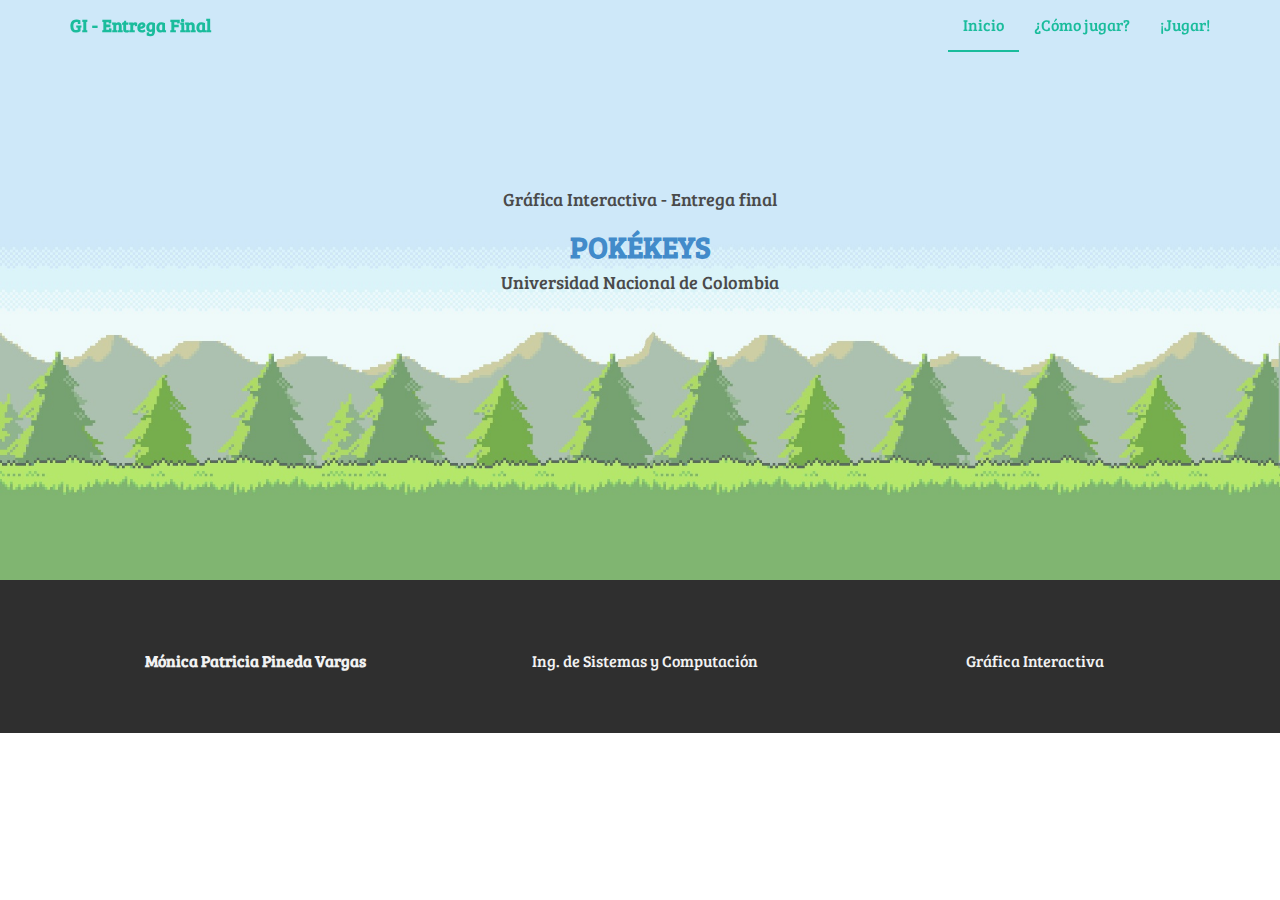
<file: index.html>
<!-- 
  PRESENTADO POR: Monica Patricia Pineda Vargas

  Se utiliza una plantilla de Boostrap para la realizacion del ejercicio
 -->

<!DOCTYPE html>
<html lang="en">
  <head>
    <meta charset="utf-8">
    <meta http-equiv="X-UA-Compatible" content="IE=edge">
    <meta name="viewport" content="width=device-width, initial-scale=1">
    <meta name="description" content="">
    <meta name="author" content="">
    <link rel="shortcut icon" href="assets/ico/favicon.ico">

    <title>GI - Entrega Final</title>

    <!-- Bootstrap core CSS -->
    <link href="assets/css/bootstrap.css" rel="stylesheet">

    <!-- Custom styles for this template -->
    <link href="assets/css/style.css" rel="stylesheet">
    <link href="assets/css/font-awesome.min.css" rel="stylesheet">

    <!-- Just for debugging purposes. Don't actually copy this line! -->
    <!--[if lt IE 9]><script src="../../assets/js/ie8-responsive-file-warning.js"></script><![endif]-->

    <!-- HTML5 shim and Respond.js IE8 support of HTML5 elements and media queries -->
    <!--[if lt IE 9]>
      <script src="https://oss.maxcdn.com/libs/html5shiv/3.7.0/html5shiv.js"></script>
      <script src="https://oss.maxcdn.com/libs/respond.js/1.4.2/respond.min.js"></script>
    <![endif]-->
  </head>

  <body>

    <!-- Static navbar -->
    <div class="navbar navbar-default navbar-fixed-top" role="navigation">
      <div class="container">
        <div class="navbar-header">
          <button type="button" class="navbar-toggle" data-toggle="collapse" data-target=".navbar-collapse">
            <span class="sr-only">Toggle navigation</span>
            <span class="icon-bar"></span>
            <span class="icon-bar"></span>
            <span class="icon-bar"></span>
          </button>
          <a class="navbar-brand" href="index.html">GI - Entrega Final</a>
        </div>
        <div class="navbar-collapse collapse">
          <ul class="nav navbar-nav navbar-right">
            <li class="active"><a href="index.html">Inicio</a></li>
            <li><a href="about.html">¿Cómo jugar?</a></li>
            <li><a href="play.html">¡Jugar!</a></li>
          </ul>
        </div><!--/.nav-collapse -->
      </div>
    </div>


    <div id="workwrap">
        <div class="container">
        <div class="row">
          <div class="col-lg-6 col-lg-offset-3">
            <h4>Gráfica Interactiva - Entrega final</h4>
            <h2><a href="play.html">POKÉKEYS</a></h2>
            <h4>Universidad Nacional de Colombia</h4>
          </div>
        </div>
        </div> 
    </div>



	<div id="footerwrap">
		<div class="container">
			<div class="row centered">
				<div class="col-lg-4">
					<p><b>Mónica Patricia Pineda Vargas</b></p>
				</div>

				<div class="col-lg-4">
					<p>Ing. de Sistemas y Computación</p>
				</div>
				<div class="col-lg-4">
					<p>Gráfica Interactiva</p>
				</div>
			</div>
		</div>
	</div>



    <!-- Bootstrap core JavaScript
    ================================================== -->
    <!-- Placed at the end of the document so the pages load faster -->
    <script src="https://ajax.googleapis.com/ajax/libs/jquery/1.11.0/jquery.min.js"></script>
    <script src="assets/js/bootstrap.min.js"></script>
  </body>
</html>
</file>
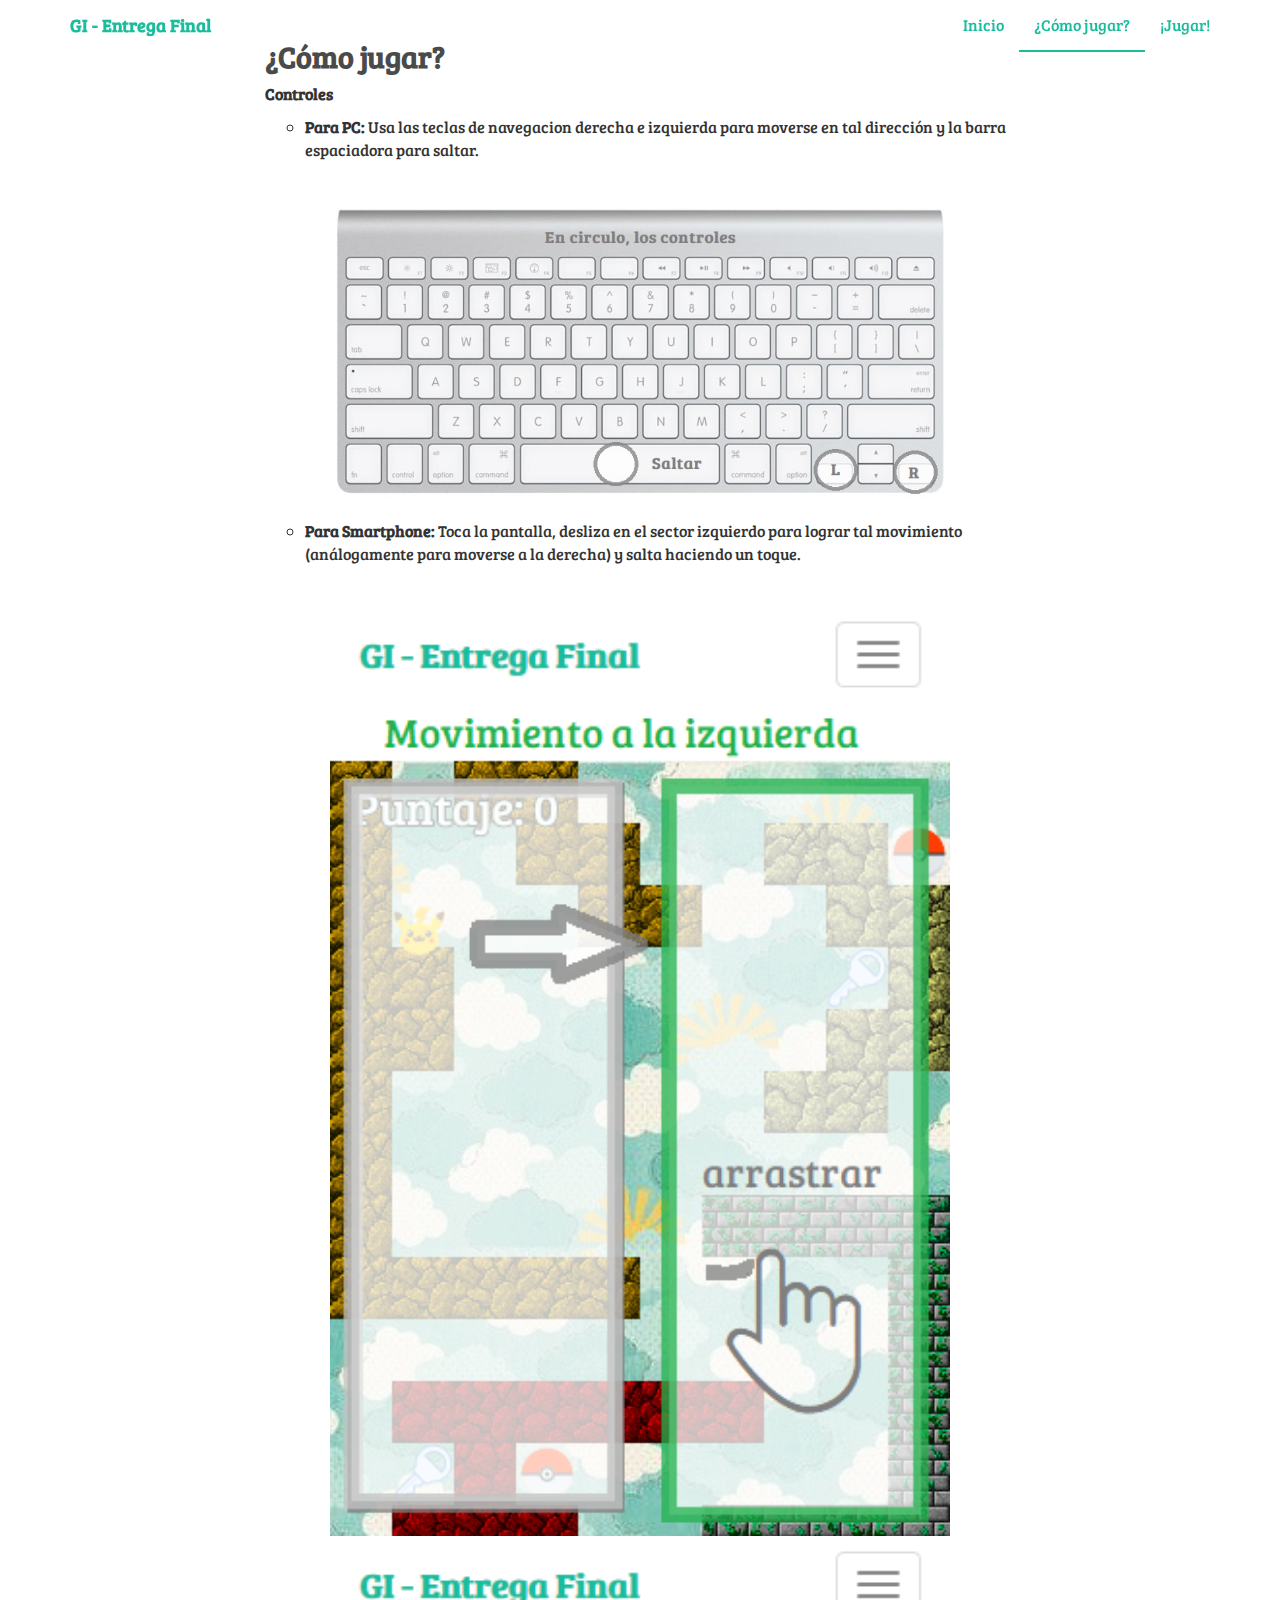
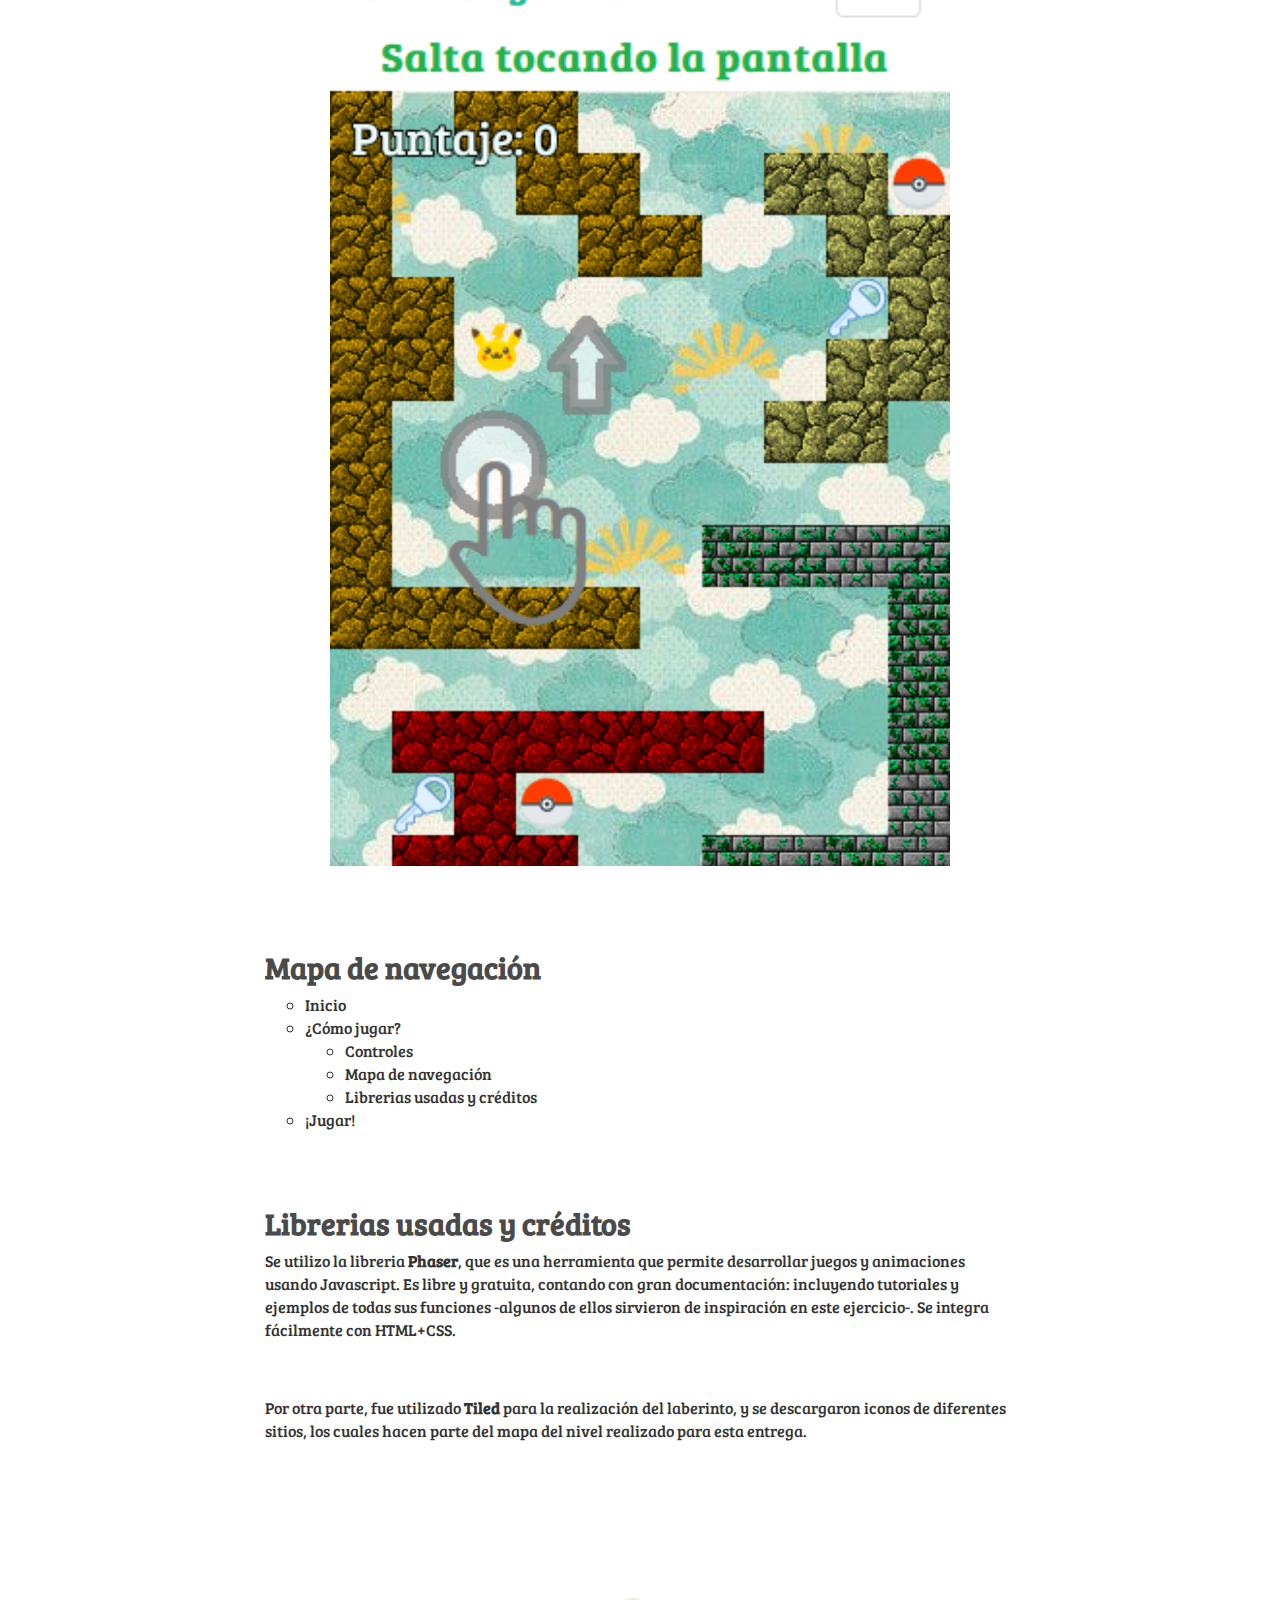
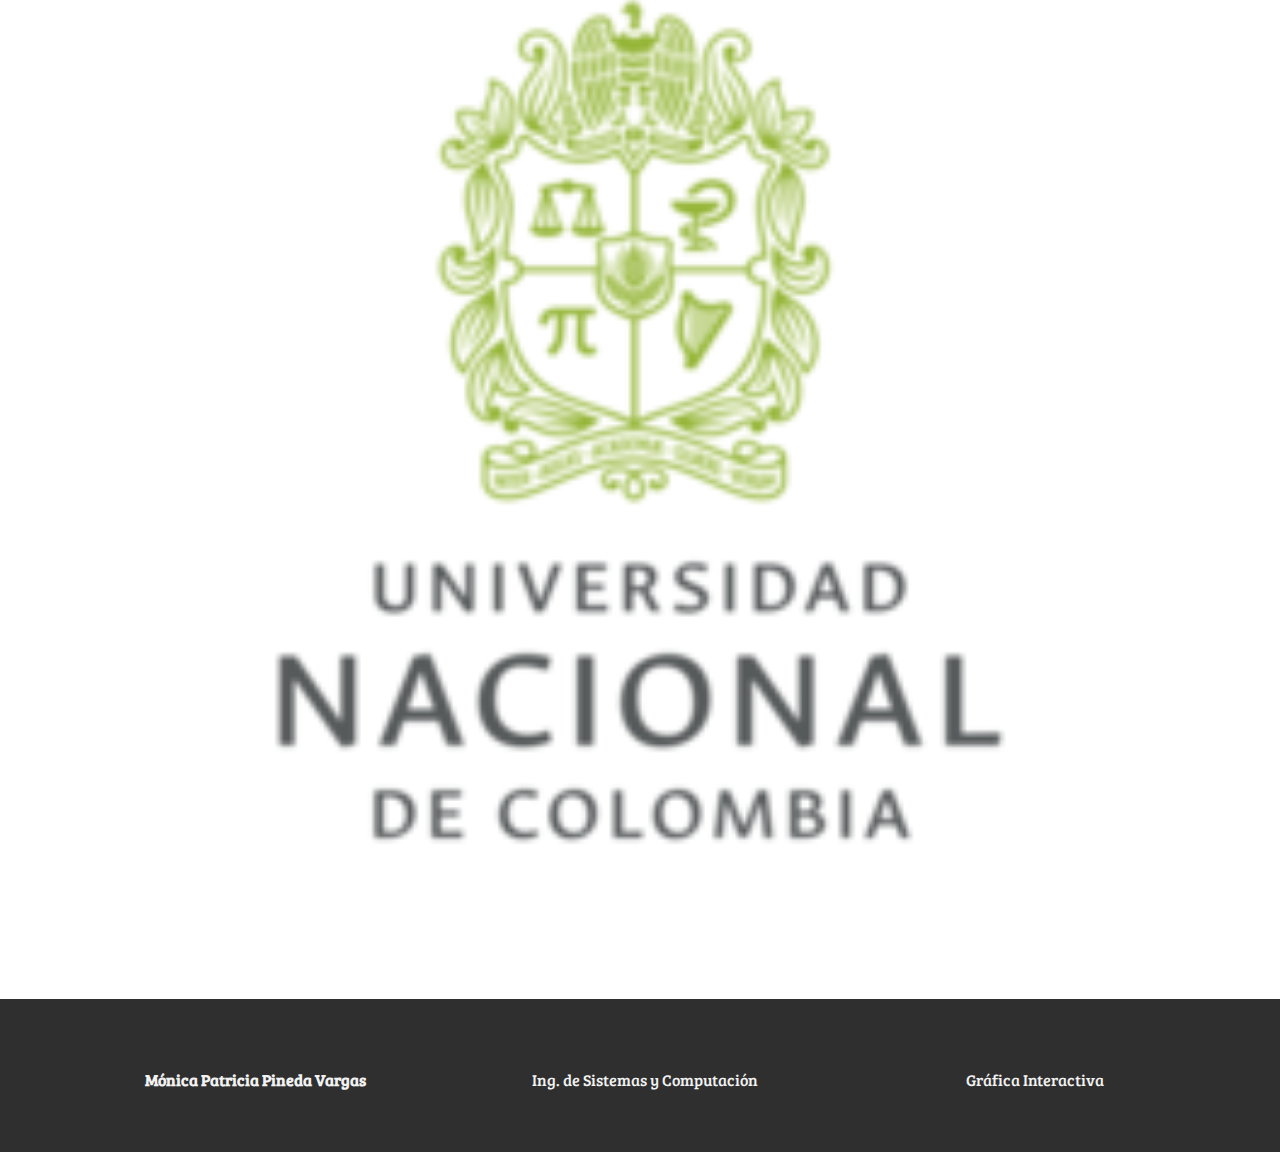
<file: about.html>
<!DOCTYPE html>
<html lang="en">
  <head>
    <meta charset="utf-8">
    <meta http-equiv="X-UA-Compatible" content="IE=edge">
    <meta name="viewport" content="width=device-width, initial-scale=1">
    <meta name="description" content="">
    <meta name="author" content="">
    <link rel="shortcut icon" href="assets/ico/favicon.ico">

    <title>GI - Entrega Final</title>

    <!-- Bootstrap core CSS -->
    <link href="assets/css/bootstrap.css" rel="stylesheet">

    <!-- Custom styles for this template -->
    <link href="assets/css/style.css" rel="stylesheet">
    <link href="assets/css/font-awesome.min.css" rel="stylesheet">

  </head>

  <body>

    <!-- Static navbar -->
    <div class="navbar navbar-default navbar-fixed-top" role="navigation">
      <div class="container">
        <div class="navbar-header">
          <button type="button" class="navbar-toggle" data-toggle="collapse" data-target=".navbar-collapse">
            <span class="sr-only">Toggle navigation</span>
            <span class="icon-bar"></span>
            <span class="icon-bar"></span>
            <span class="icon-bar"></span>
          </button>
          <a class="navbar-brand" href="index.html">GI - Entrega Final</a>
        </div>
        <div class="navbar-collapse collapse">
          <ul class="nav navbar-nav navbar-right">
            <li><a href="index.html">Inicio</a></li>
            <li class="active"><a href="about.html">¿Cómo jugar?</a></li>
            <li><a href="play.html">¡Jugar!</a></li>
          </ul>
        </div><!--/.nav-collapse -->
      </div>
    </div>

	<div class="container">
		<div class="row mt mb">
			<div class="col-lg-8 col-lg-offset-2">
				<h2>¿Cómo jugar?</h2>
				<p><b>Controles</b></p>
        <ul style="list-style-type:circle">
          <li><b>Para PC:</b> Usa las teclas de navegacion derecha e izquierda para moverse en tal dirección y la barra espaciadora para saltar.</li>
        </ul>
        <div class="row centered mt mb">
          <div class="col-lg-10 col-lg-offset-1 mt">
            <img src="assets/img/keyboard.jpg">
          </div>
        </div>
        <ul style="list-style-type:circle">
          <li><b>Para Smartphone:</b> Toca la pantalla, desliza en el sector izquierdo para lograr tal movimiento (análogamente para moverse a la derecha) y salta haciendo un toque.</li>
        </ul>
        <div class="row centered mt mb">
          <div class="col-lg-10 col-lg-offset-1 mt">
            <img src="assets/img/instruccion.png">
            <img src="assets/img/instruccion2.png">
          </div>
        </div>
        <br></br>
				<h2>Mapa de navegación</h2>
        <ul style="list-style-type:circle">
          <li>Inicio</li>
          <li>¿Cómo jugar?</li>
            <ul>
              <li>Controles</li>
              <li>Mapa de navegación</li>
              <li>Librerias usadas y créditos</li>
            </ul>
          <li>¡Jugar!</li>
        </ul>
				<p></p>
        <br></br>
        <h2>Librerias usadas y créditos</h2>
				<p>Se utilizo la libreria <b>Phaser</b>, que es una herramienta que permite desarrollar juegos y animaciones usando Javascript. Es libre y gratuita, contando con gran documentación: incluyendo tutoriales y ejemplos de todas sus funciones -algunos de ellos sirvieron de inspiración en este ejercicio-. Se integra fácilmente con HTML+CSS.</p>
        <br></br>
        <p>Por otra parte, fue utilizado <b>Tiled</b> para la realización del laberinto, y se descargaron iconos de diferentes sitios, los cuales hacen parte del mapa del nivel realizado para esta entrega.</p>
			</div>
      <div class="row centered mt mb">
      <div class="col-lg-10 col-lg-offset-1 mt">
        <img src="assets/img/unal.png">
      </div>
    </div>
		</div>
	</div>


	<div id="footerwrap">
		<div class="container">
			<div class="row centered">
				<div class="col-lg-4">
					<p><b>Mónica Patricia Pineda Vargas</b></p>
				</div>

				<div class="col-lg-4">
					<p>Ing. de Sistemas y Computación</p>
				</div>
				<div class="col-lg-4">
					<p>Gráfica Interactiva</p>
				</div>

			</div>

		</div>
	</div>


    <!-- Bootstrap core JavaScript
    ================================================== -->
    <!-- Placed at the end of the document so the pages load faster -->
    <script src="https://ajax.googleapis.com/ajax/libs/jquery/1.11.0/jquery.min.js"></script>
    <script src="assets/js/bootstrap.min.js"></script>
  </body>
</html>
</file>
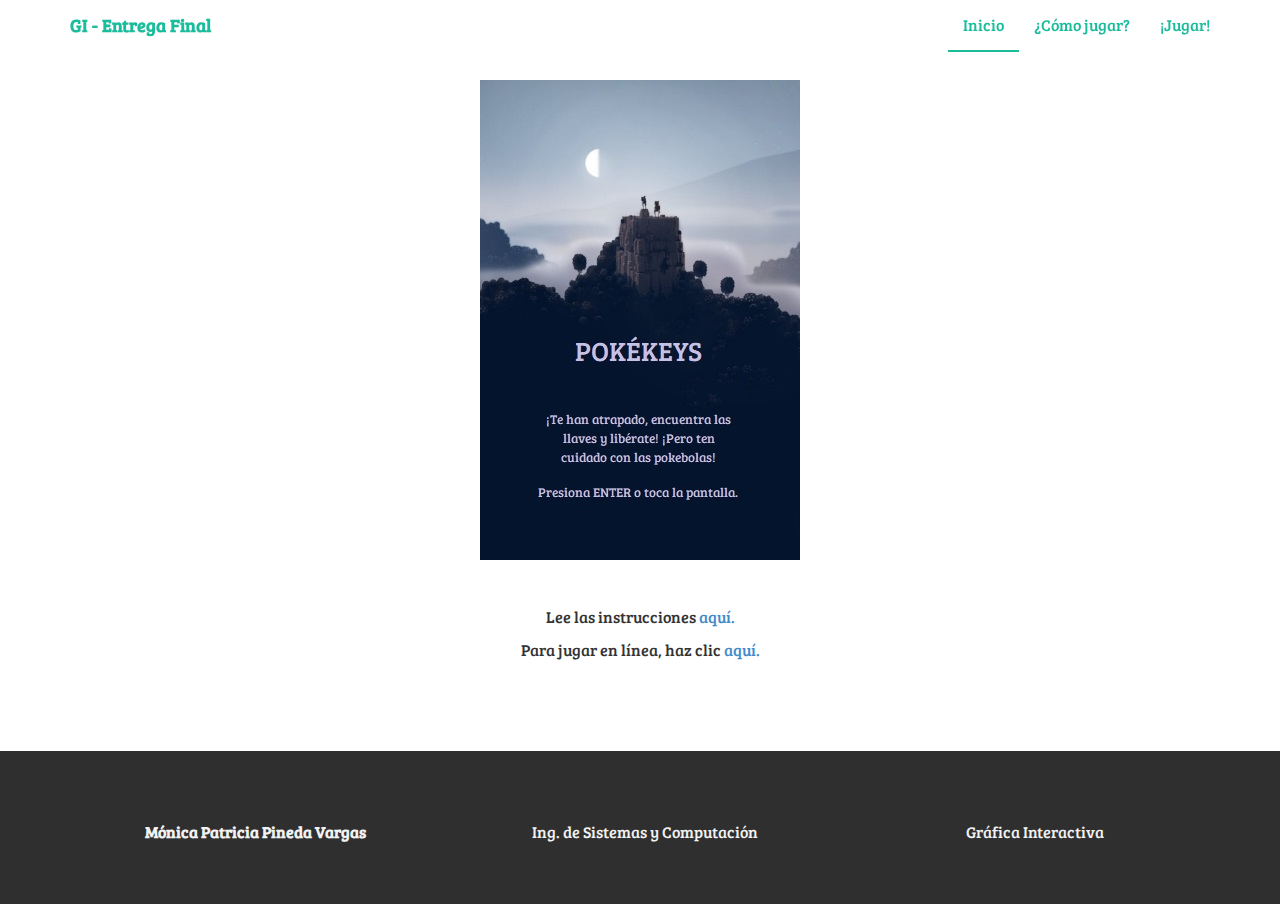
<file: play.html>
<!DOCTYPE html>
<html lang="en">
  <head>
    <meta charset="utf-8">
    <meta http-equiv="X-UA-Compatible" content="IE=edge">
    <meta name="viewport" content="width=device-width, initial-scale=1">
    <meta name="description" content="">
    <meta name="author" content="">
    <link rel="shortcut icon" href="assets/ico/favicon.ico">

    <title>GI - Entrega Final</title>

    <!-- Bootstrap core CSS -->
    <link href="assets/css/bootstrap.css" rel="stylesheet">

    <!-- Custom styles for this template -->
    <link href="assets/css/style.css" rel="stylesheet">
    <link href="assets/css/font-awesome.min.css" rel="stylesheet">

    <!-- Se importan las librerias de Phaser-->
    <script type="text/javascript" src="assets/js/phaser.min.js"></script>
    <script type="text/javascript" src="assets/js/phaser.js"></script>
    <!-- Se importan los estados del juego -->
    <script type="text/javascript" src="assets/states/lose.js"></script>
    <script type="text/javascript" src="assets/states/win.js"></script>
    <script type="text/javascript" src="assets/states/game.js"></script>
    <script type="text/javascript" src="assets/states/beginning.js"></script>
    <!-- Este es el administrador de los estados de juego, y cómo se dan sus transacciones -->
    <script type="text/javascript" src="assets/states/manager.js"></script>
  </head>

  <body>

    <!-- Static navbar -->
    <div class="navbar navbar-default navbar-fixed-top" role="navigation">
      <div class="container">
        <div class="navbar-header">
          <button type="button" class="navbar-toggle" data-toggle="collapse" data-target=".navbar-collapse">
            <span class="sr-only">Toggle navigation</span>
            <span class="icon-bar"></span>
            <span class="icon-bar"></span>
            <span class="icon-bar"></span>
          </button>
          <a class="navbar-brand" href="index.html">GI - Entrega Final</a>
        </div>
        <div class="navbar-collapse collapse">
          <ul class="nav navbar-nav navbar-right">
            <li class="active"><a href="index.html">Inicio</a></li>
            <li><a href="about.html">¿Cómo jugar?</a></li>
            <li><a href="play.html">¡Jugar!</a></li>
          </ul>
        </div><!--/.nav-collapse -->
      </div>
    </div>

	<section id="works"></section>
	<div class="container">
		<div class="row centered mt2 mb2">
			<div class="col-lg-8 col-lg-offset-2">
        <div id="project"></div>
        <br></br>
        <p>Lee las instrucciones <a href="about.html">aquí.</a></p>
        <p>Para jugar en línea, haz clic <a href="https://mppv.github.io">aquí.</a></p>
			</div>

		</div>
	</div>


	<div id="footerwrap">
		<div class="container">
			<div class="row centered">
				<div class="col-lg-4">
					<p><b>Mónica Patricia Pineda Vargas</b></p>
				</div>

				<div class="col-lg-4">
					<p>Ing. de Sistemas y Computación</p>
				</div>
				<div class="col-lg-4">
					<p>Gráfica Interactiva</p>
				</div>

			</div>

		</div>
	</div>



    <!-- Bootstrap core JavaScript
    ================================================== -->
    <!-- Placed at the end of the document so the pages load faster -->
    <script src="https://ajax.googleapis.com/ajax/libs/jquery/1.11.0/jquery.min.js"></script>
    <script src="assets/js/bootstrap.min.js"></script>
  </body>
</html>
</file>
<file: assets/css/style.css>
/*
 * Author: Carlos Alvarez
 * URL: http://Alvarez.is
 *
 * Project Name: NYC Design
 * Version: 1.0
 * Date: 04-20-2014
 * URL:


 Editado por: Monica Patricia Pineda Vargas
 */




/* ==========================================================================
   Base Styles, Bootstrap Modifications & Fonts Import
   ========================================================================== */

/* Se modifica el tipo de letra */
@import url(https://fonts.googleapis.com/css?family=Bree+Serif:400,700);
img {
    width: 100%;
}

/* Permite centrar el contenido del CANVAS de Phaser */
canvas {
    padding-left: 0;
    padding-right: 0;
    margin-left: auto;
    margin-right: auto;
    display: block;
    width: 320px;
}

::-moz-selection {
    background: #f2c2c9;
    color: #a4003a;
    text-shadow: none;
}

::selection {
    background: #16a085;
    color: #a4003a;
    text-shadow: none;
}

/*
 * A better looking default horizontal rule
 */

 hr {
    display: block;
    height: 1px;
    border: 0;
    border-top: 1px solid #ccc;
    margin: 1em 0;
    padding: 0;
}

.centered {
	text-align: center
}

.mt2 {
	margin-top: 80px;
}

.mb2 {
	margin-bottom: 80px;
}

.mt {
	margin-top: 20px;
}

.mb {
	margin-bottom: 20px;
}

/* ==========================================================================
   General styles
   ========================================================================== */


body {
    font-family: 'Bree Serif', serif;
    font-weight: 400;
    font-size: 16px;

    -webkit-font-smoothing: antialiased;
    -webkit-overflow-scrolling: touch;
}

h1, h2, h3, h4, h5, h6 {
	font-weight: 700;
    color: #4a4a4a;
}


.navbar-brand {
	font-weight: 700;
}

.navbar-default .navbar-brand {
	color: #1abc9c;
}

.navbar-default {
	background-color: transparent;
	border-color: transparent;
}

.navbar-default .navbar-nav > .active > a, .navbar-default .navbar-nav > .active > a:hover, .navbar-default .navbar-nav > .active > a:focus {
	color: #1abc9c;
	background-color: transparent;
	border-bottom: 2px solid #1abc9c
}

.navbar-default .navbar-nav > li > a {
	color: #1abc9c;
}

/* ==========================================================================
   Wrap Sections
   ========================================================================== */

#headerwrap {
	background: url(../img/back.jpg) no-repeat center top;
	margin-top: -70px;
	padding-top: 250px;
	text-align:center;
	background-attachment: relative;
	background-position: center center;
	min-height: 650px;
	width: 100%;

    -webkit-background-size: 100%;
    -moz-background-size: 100%;
    -o-background-size: 100%;
    background-size: 100%;

    -webkit-background-size: cover;
    -moz-background-size: cover;
    -o-background-size: cover;
    background-size: cover;
}

#headerwrap h1 {
	color:#ffffff;
	padding-top: 10px;
	padding-bottom: 20px;
	letter-spacing: 4px;
	font-size: 80px;
	font-weight: bold;
}

#headerwrap h4 {
	font-weight: 400;
	color: #ffffff
}

#social {
	padding-top: 50px;
	padding-bottom: 50px;
	background-color: #f2f2f2;
}

#social i {
	font-size: 40px;
	color: #4a4a4a
}

#social i:hover {
	color: #1abc9c
}

#footerwrap {
	padding-top: 70px;
	padding-bottom: 50px;
	background-color: #2f2f2f;
}

#footerwrap p {
	color: #f2f2f2;
	margin-left: 10px;
}

#workwrap {
	background: url(../img/work.jpg) no-repeat center top;
	margin-top: -70px;
	padding-top: 250px;
	text-align:center;
	background-attachment: relative;
	background-position: center center;
	min-height: 650px;
	width: 100%;

    -webkit-background-size: 100%;
    -moz-background-size: 100%;
    -o-background-size: 100%;
    background-size: 100%;

    -webkit-background-size: cover;
    -moz-background-size: cover;
    -o-background-size: cover;
    background-size: cover;
}

#workwrap h1 {
	color:#ffffff;
	padding-top: 10px;
	padding-bottom: 20px;
	letter-spacing: 4px;
	font-size: 80px;
	font-weight: bold;
}

#workwrap h4 {
	font-weight: 400;
	color: #4a4a4a;
}

#aboutwrap {
	background: url(../img/about.jpg) no-repeat center top;
	margin-top: -70px;
	padding-top: 250px;
	text-align:center;
	background-attachment: relative;
	background-position: center center;
	min-height: 550px;
	width: 100%;

    -webkit-background-size: 100%;
    -moz-background-size: 100%;
    -o-background-size: 100%;
    background-size: 100%;

    -webkit-background-size: cover;
    -moz-background-size: cover;
    -o-background-size: cover;
    background-size: cover;
}




/* Gallery */
.gallery {
	margin-top: 30px;
}

.gallery img:hover {
	opacity: 0.4;
}
</file>
